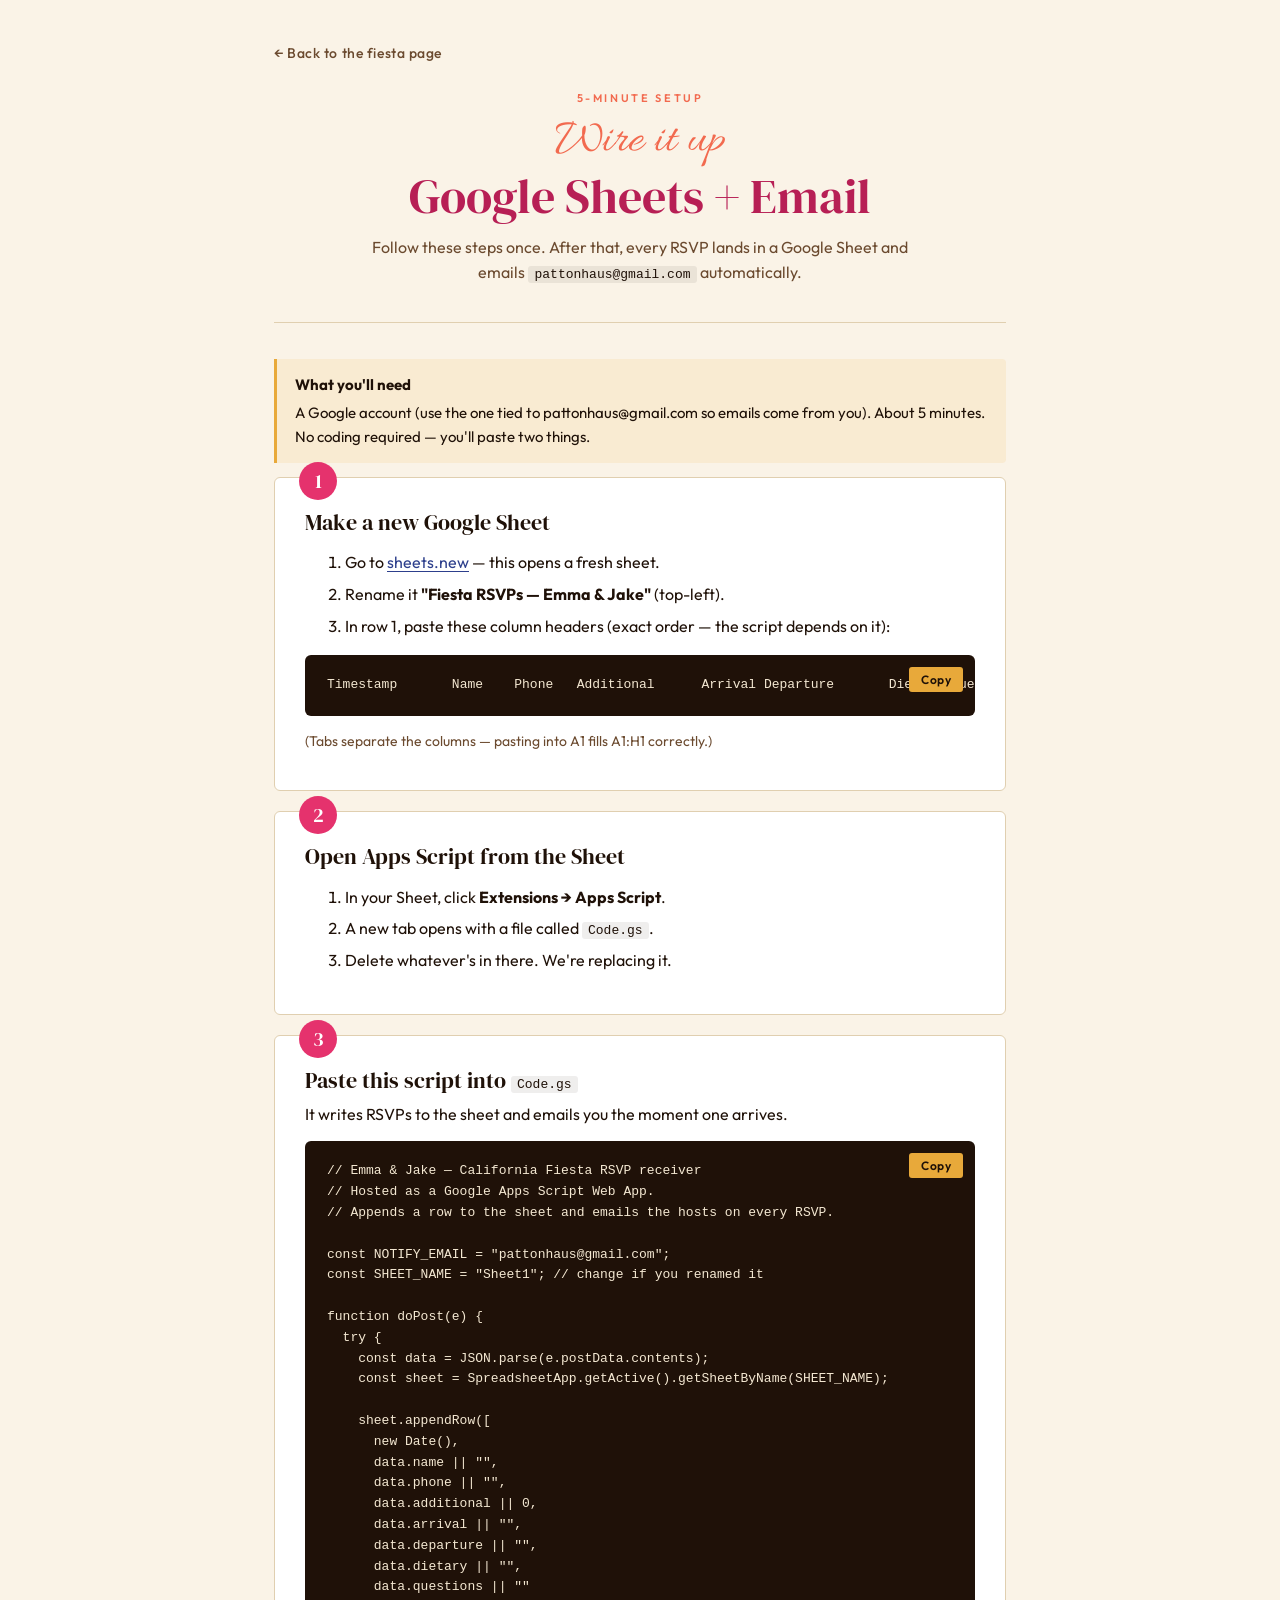
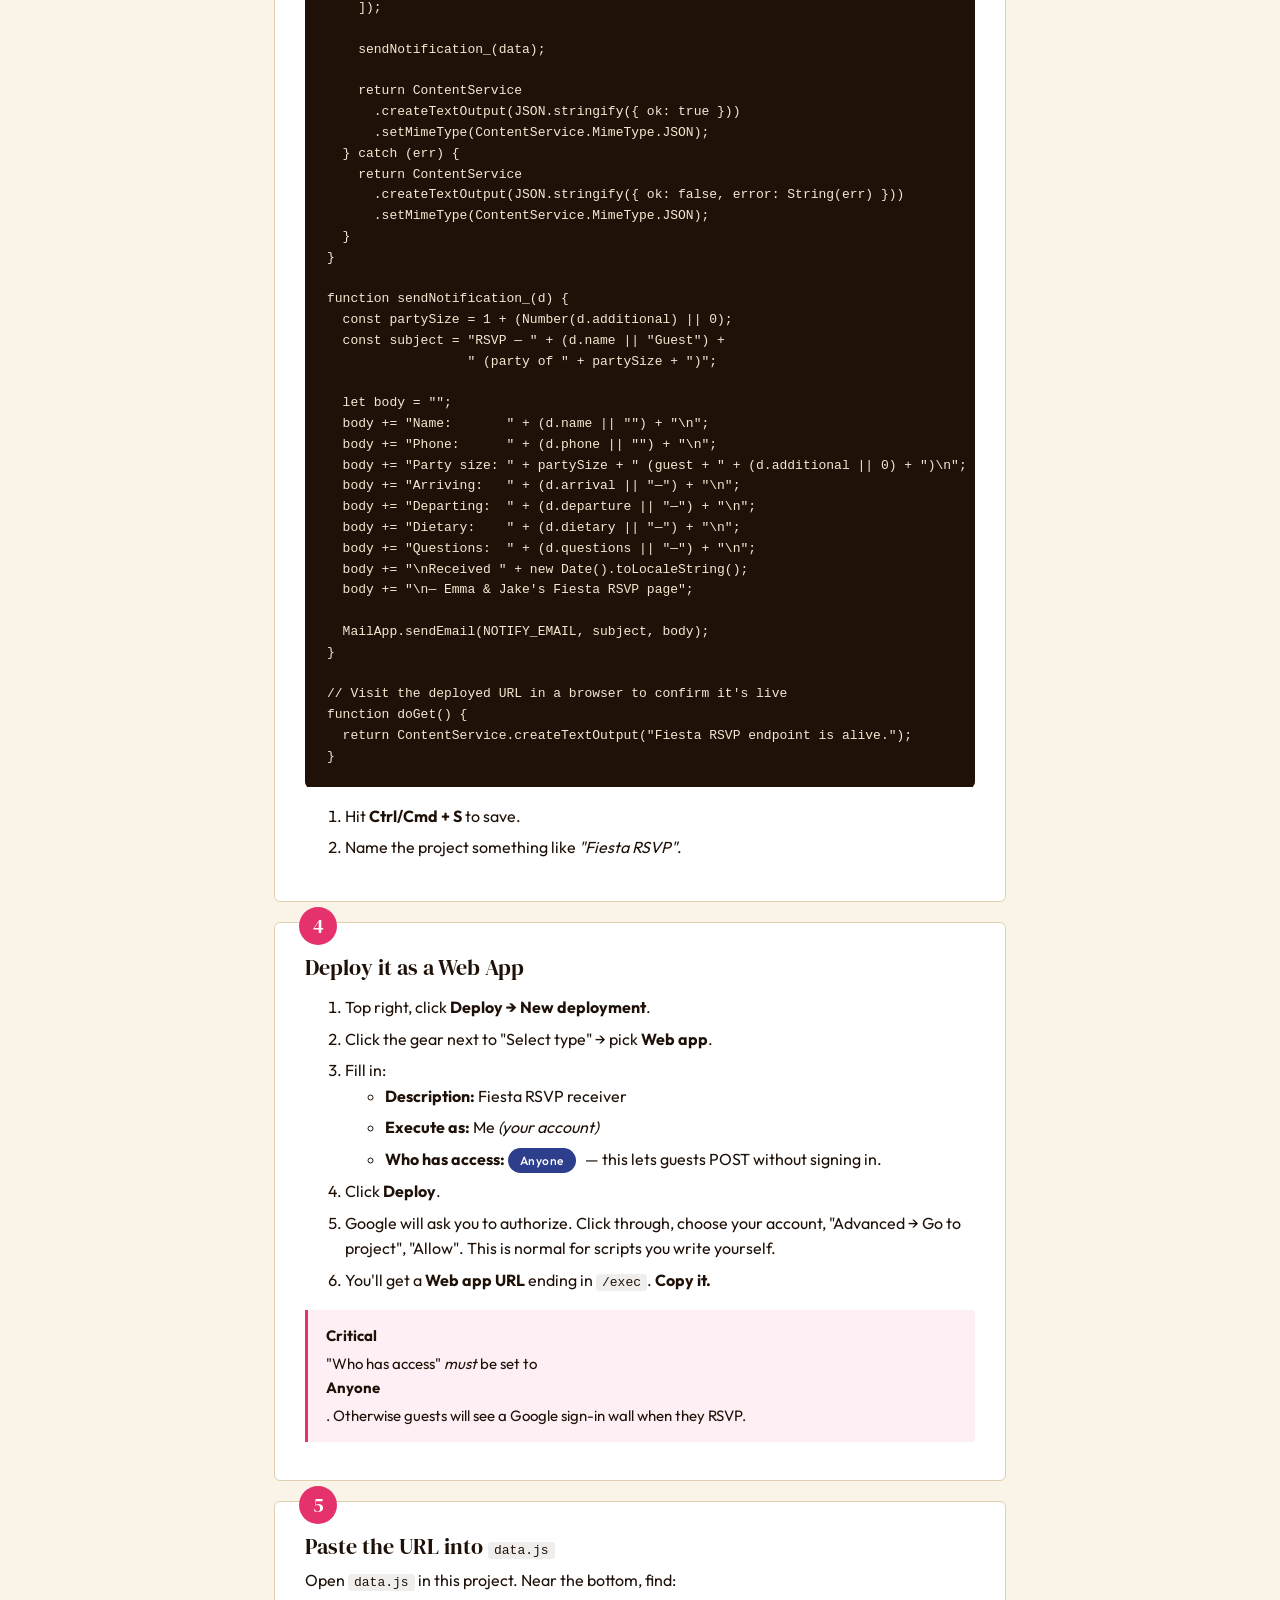
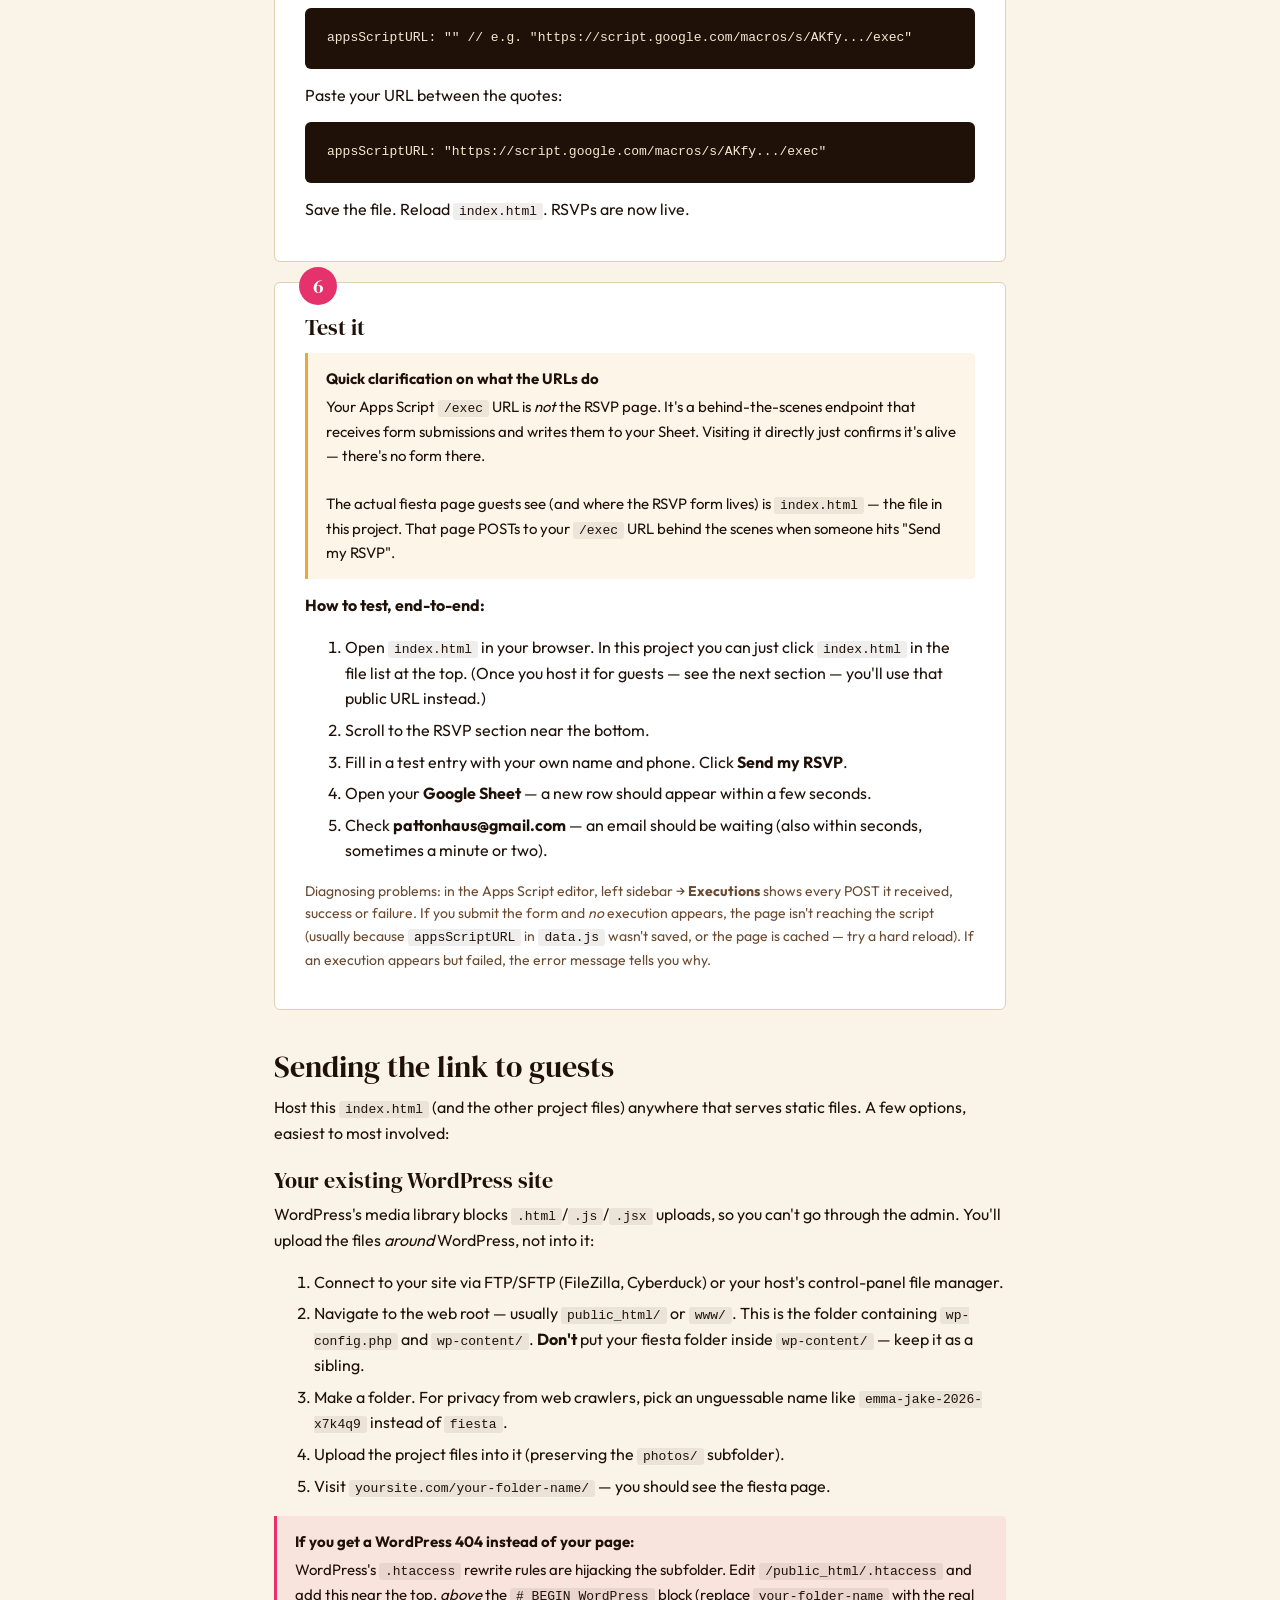
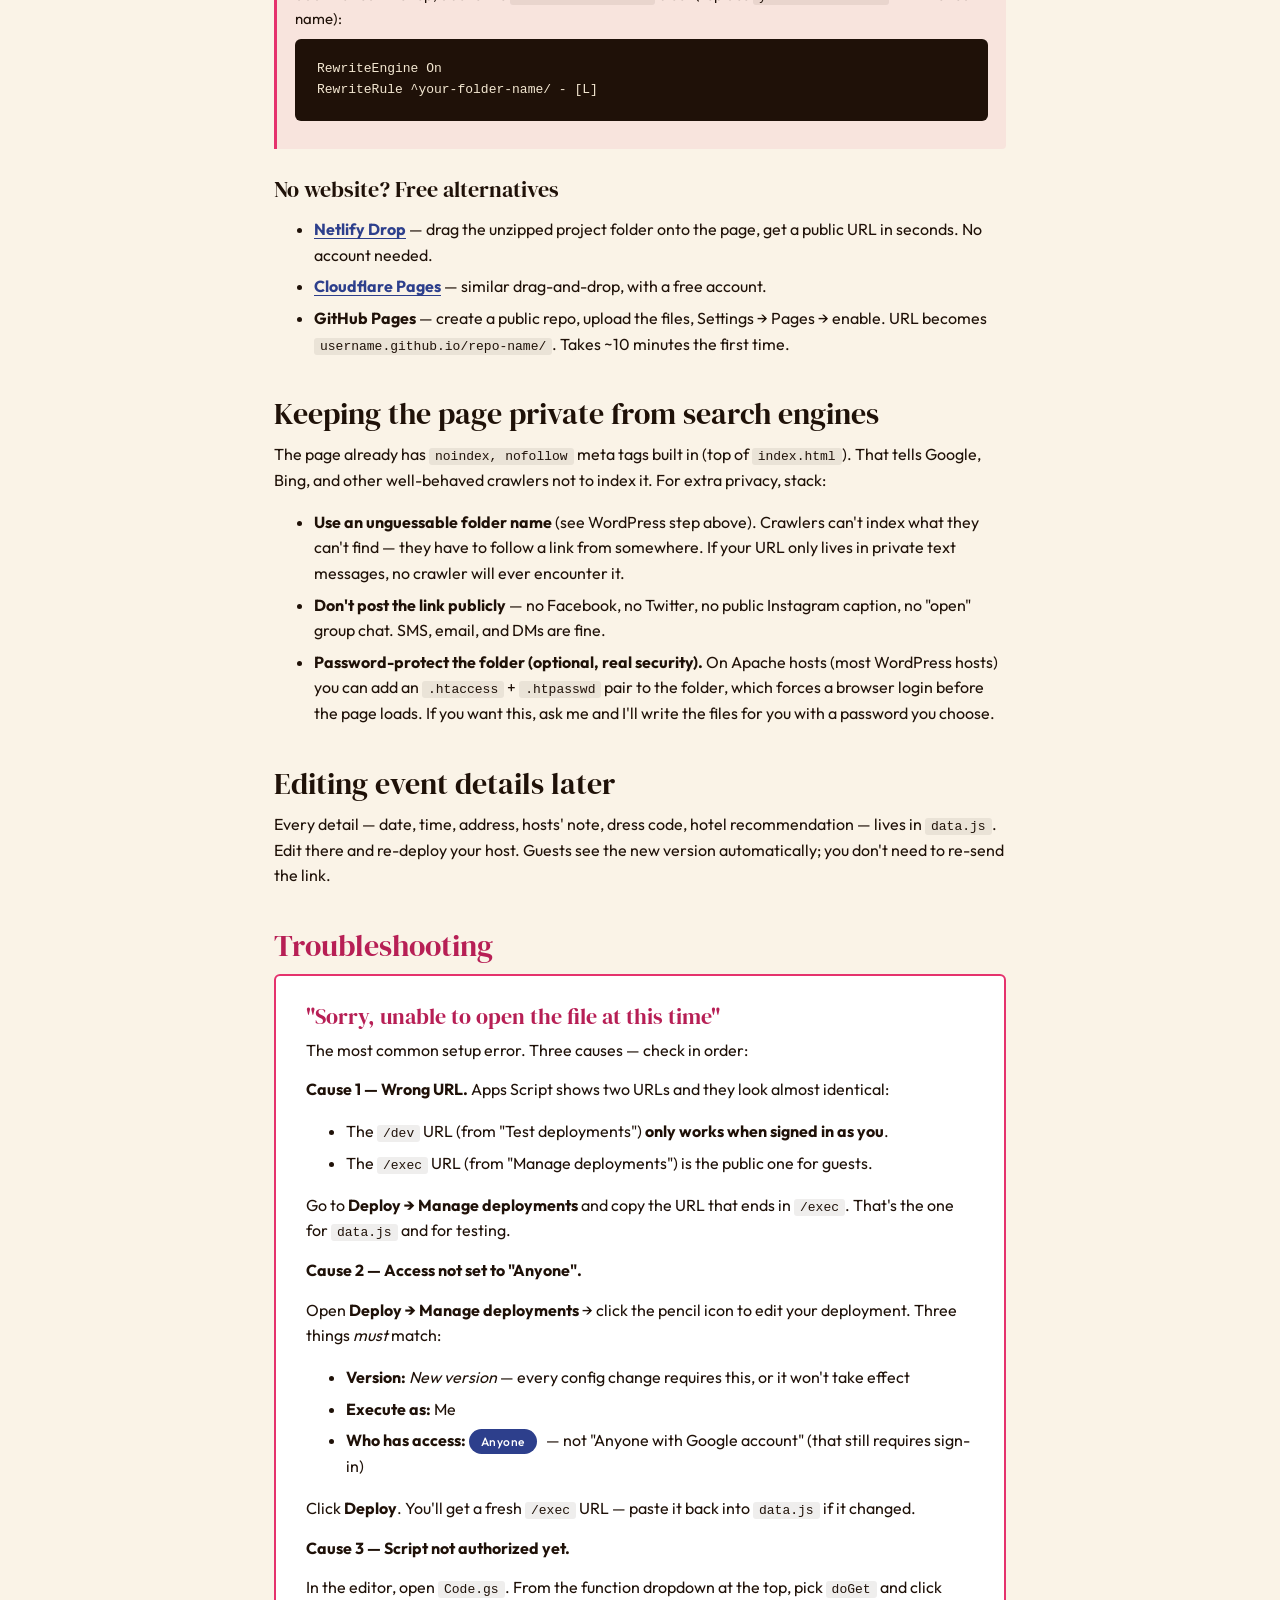
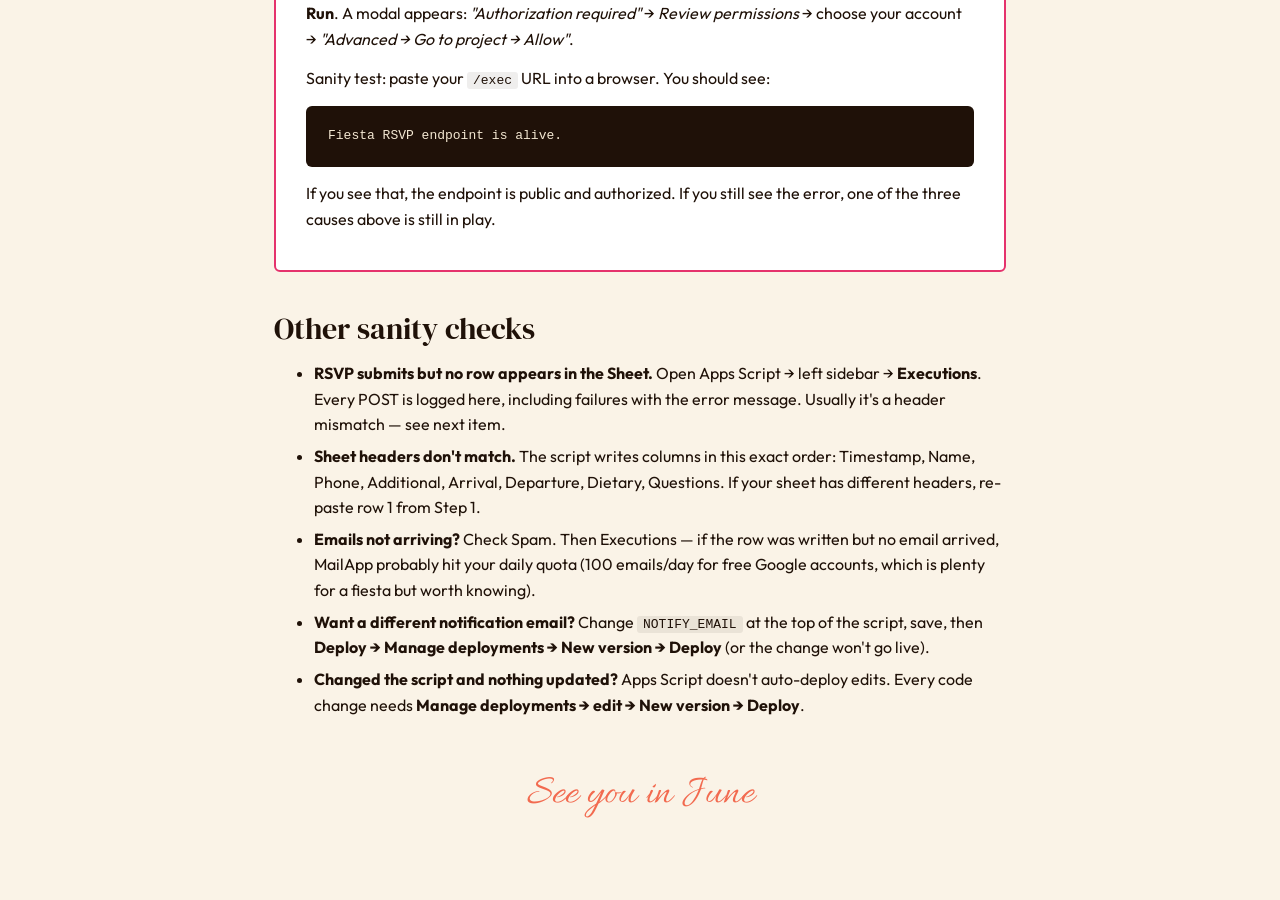
<file: Setup.html>
<!doctype html>
<html lang="en">
<head>
  <meta charset="utf-8" />
  <meta name="viewport" content="width=device-width, initial-scale=1" />
  <title>Wire it up — Google Sheets + Email · Emma & Jake's Fiesta</title>
  <link rel="preconnect" href="https://fonts.googleapis.com" />
  <link rel="preconnect" href="https://fonts.gstatic.com" crossorigin />
  <link href="https://fonts.googleapis.com/css2?family=DM+Serif+Display&family=Allura&family=Outfit:wght@400;500;600;700&display=swap" rel="stylesheet" />
  <style>
    :root {
      --cream: #FAF3E7;
      --ink: #1F1108;
      --ink-soft: #6B4A2F;
      --ink-muted: #9A7F60;
      --rule: #E0CFB0;
      --pink: #E5326D;
      --pink-deep: #B71F55;
      --coral: #F26A4F;
      --marigold: #E8A93A;
      --indigo: #2D3F8C;
    }
    * { box-sizing: border-box; }
    body {
      margin: 0;
      font-family: "Outfit", -apple-system, sans-serif;
      color: var(--ink);
      background: var(--cream);
      line-height: 1.6;
      font-size: 16px;
    }
    .container { max-width: 780px; margin: 0 auto; padding: 40px 24px 80px; }
    h1, h2, h3 { font-family: "DM Serif Display", Georgia, serif; font-weight: 400; line-height: 1.1; margin: 0; color: var(--ink); }
    h1 { font-size: 48px; margin: 0 0 8px; color: var(--pink-deep); }
    h2 { font-size: 30px; margin: 40px 0 12px; }
    h3 { font-size: 22px; margin: 22px 0 6px; }
    .script {
      font-family: "Allura", cursive;
      font-size: 48px;
      color: var(--coral);
      line-height: 1;
    }
    .eyebrow {
      font-family: "Outfit", sans-serif;
      font-weight: 600;
      letter-spacing: 0.24em;
      text-transform: uppercase;
      font-size: 11px;
      color: var(--coral);
      margin-bottom: 10px;
    }
    p { margin: 10px 0 14px; }
    a { color: var(--indigo); text-underline-offset: 3px; }
    a:hover { color: var(--pink-deep); }
    code {
      font-family: "JetBrains Mono", ui-monospace, Menlo, monospace;
      font-size: 13px;
      background: rgba(31,17,8,0.07);
      padding: 1px 6px;
      border-radius: 3px;
      color: var(--ink);
    }
    pre {
      background: var(--ink);
      color: #F4E8D2;
      padding: 20px 22px;
      border-radius: 6px;
      overflow-x: auto;
      font-size: 13px;
      line-height: 1.6;
      margin: 14px 0;
    }
    pre code { background: none; color: inherit; padding: 0; font-size: inherit; }
    .step {
      background: #fff;
      border: 1px solid var(--rule);
      border-radius: 6px;
      padding: 28px 30px 24px;
      margin-bottom: 20px;
      position: relative;
    }
    .step-number {
      position: absolute;
      top: -16px;
      left: 24px;
      background: var(--pink);
      color: #fff;
      width: 38px; height: 38px;
      border-radius: 50%;
      display: flex; align-items: center; justify-content: center;
      font-family: "DM Serif Display", serif;
      font-size: 20px;
    }
    .step h3 { margin-top: 4px; }
    .callout {
      background: rgba(232, 169, 58, 0.12);
      border-left: 3px solid var(--marigold);
      padding: 14px 18px;
      border-radius: 0 4px 4px 0;
      margin: 14px 0;
      font-size: 15px;
    }
    .callout.warn { background: rgba(229, 50, 109, 0.08); border-left-color: var(--pink); }
    .callout strong { display: block; margin-bottom: 4px; }
    button.copy {
      position: absolute;
      top: 12px;
      right: 12px;
      background: var(--marigold);
      border: none;
      color: var(--ink);
      padding: 5px 12px;
      font-size: 12px;
      font-weight: 600;
      border-radius: 3px;
      cursor: pointer;
      font-family: "Outfit", sans-serif;
      letter-spacing: 0.04em;
    }
    button.copy:hover { background: var(--coral); color: #fff; }
    .codeblock { position: relative; }
    .pill {
      display: inline-block;
      background: var(--indigo);
      color: #fff;
      padding: 3px 12px;
      border-radius: 99px;
      font-size: 12px;
      font-weight: 500;
      letter-spacing: 0.04em;
      margin-right: 6px;
    }
    ol li, ul li { margin-bottom: 6px; }
    .header-bar {
      text-align: center;
      padding: 8px 0 36px;
      border-bottom: 1px solid var(--rule);
      margin-bottom: 36px;
    }
    .back-link {
      display: inline-block;
      margin-bottom: 18px;
      text-decoration: none;
      font-weight: 500;
      color: var(--ink-soft);
      letter-spacing: 0.04em;
      font-size: 14px;
    }
    .back-link:hover { color: var(--pink-deep); }
  </style>
</head>
<body>
  <div class="container">

    <a href="index.html" class="back-link">← Back to the fiesta page</a>

    <div class="header-bar">
      <div class="eyebrow">5-minute setup</div>
      <div class="script">Wire it up</div>
      <h1 style="margin-top: 4px;">Google Sheets + Email</h1>
      <p style="color: var(--ink-soft); max-width: 540px; margin: 12px auto 0;">
        Follow these steps once. After that, every RSVP lands in a Google Sheet
        and emails <code>pattonhaus@gmail.com</code> automatically.
      </p>
    </div>

    <div class="callout">
      <strong>What you'll need</strong>
      A Google account (use the one tied to pattonhaus@gmail.com so emails come from you).
      About 5 minutes. No coding required — you'll paste two things.
    </div>

    <!-- STEP 1 -->
    <div class="step">
      <div class="step-number">1</div>
      <h3>Make a new Google Sheet</h3>
      <ol>
        <li>Go to <a href="https://sheets.new" target="_blank" rel="noreferrer">sheets.new</a> — this opens a fresh sheet.</li>
        <li>Rename it <strong>"Fiesta RSVPs — Emma &amp; Jake"</strong> (top-left).</li>
        <li>In row 1, paste these column headers (exact order — the script depends on it):</li>
      </ol>
      <div class="codeblock">
        <pre id="headers">Timestamp	Name	Phone	Additional	Arrival	Departure	Dietary	Questions</pre>
        <button class="copy" data-target="headers">Copy</button>
      </div>
      <p style="font-size:14px; color: var(--ink-soft);">
        (Tabs separate the columns — pasting into A1 fills A1:H1 correctly.)
      </p>
    </div>

    <!-- STEP 2 -->
    <div class="step">
      <div class="step-number">2</div>
      <h3>Open Apps Script from the Sheet</h3>
      <ol>
        <li>In your Sheet, click <strong>Extensions → Apps Script</strong>.</li>
        <li>A new tab opens with a file called <code>Code.gs</code>.</li>
        <li>Delete whatever's in there. We're replacing it.</li>
      </ol>
    </div>

    <!-- STEP 3 -->
    <div class="step">
      <div class="step-number">3</div>
      <h3>Paste this script into <code>Code.gs</code></h3>
      <p>It writes RSVPs to the sheet and emails you the moment one arrives.</p>
      <div class="codeblock">
        <pre id="script">// Emma & Jake — California Fiesta RSVP receiver
// Hosted as a Google Apps Script Web App.
// Appends a row to the sheet and emails the hosts on every RSVP.

const NOTIFY_EMAIL = "pattonhaus@gmail.com";
const SHEET_NAME = "Sheet1"; // change if you renamed it

function doPost(e) {
  try {
    const data = JSON.parse(e.postData.contents);
    const sheet = SpreadsheetApp.getActive().getSheetByName(SHEET_NAME);

    sheet.appendRow([
      new Date(),
      data.name || "",
      data.phone || "",
      data.additional || 0,
      data.arrival || "",
      data.departure || "",
      data.dietary || "",
      data.questions || ""
    ]);

    sendNotification_(data);

    return ContentService
      .createTextOutput(JSON.stringify({ ok: true }))
      .setMimeType(ContentService.MimeType.JSON);
  } catch (err) {
    return ContentService
      .createTextOutput(JSON.stringify({ ok: false, error: String(err) }))
      .setMimeType(ContentService.MimeType.JSON);
  }
}

function sendNotification_(d) {
  const partySize = 1 + (Number(d.additional) || 0);
  const subject = "RSVP — " + (d.name || "Guest") +
                  " (party of " + partySize + ")";

  let body = "";
  body += "Name:       " + (d.name || "") + "\n";
  body += "Phone:      " + (d.phone || "") + "\n";
  body += "Party size: " + partySize + " (guest + " + (d.additional || 0) + ")\n";
  body += "Arriving:   " + (d.arrival || "—") + "\n";
  body += "Departing:  " + (d.departure || "—") + "\n";
  body += "Dietary:    " + (d.dietary || "—") + "\n";
  body += "Questions:  " + (d.questions || "—") + "\n";
  body += "\nReceived " + new Date().toLocaleString();
  body += "\n— Emma & Jake's Fiesta RSVP page";

  MailApp.sendEmail(NOTIFY_EMAIL, subject, body);
}

// Visit the deployed URL in a browser to confirm it's live
function doGet() {
  return ContentService.createTextOutput("Fiesta RSVP endpoint is alive.");
}</pre>
        <button class="copy" data-target="script">Copy</button>
      </div>
      <ol>
        <li>Hit <strong>Ctrl/Cmd + S</strong> to save.</li>
        <li>Name the project something like <em>"Fiesta RSVP"</em>.</li>
      </ol>
    </div>

    <!-- STEP 4 -->
    <div class="step">
      <div class="step-number">4</div>
      <h3>Deploy it as a Web App</h3>
      <ol>
        <li>Top right, click <strong>Deploy → New deployment</strong>.</li>
        <li>Click the gear next to "Select type" → pick <strong>Web app</strong>.</li>
        <li>Fill in:
          <ul>
            <li><strong>Description:</strong> Fiesta RSVP receiver</li>
            <li><strong>Execute as:</strong> Me <em>(your account)</em></li>
            <li><strong>Who has access:</strong> <span class="pill">Anyone</span> — this lets guests POST without signing in.</li>
          </ul>
        </li>
        <li>Click <strong>Deploy</strong>.</li>
        <li>Google will ask you to authorize. Click through, choose your account, "Advanced → Go to project", "Allow". This is normal for scripts you write yourself.</li>
        <li>You'll get a <strong>Web app URL</strong> ending in <code>/exec</code>. <strong>Copy it.</strong></li>
      </ol>

      <div class="callout warn">
        <strong>Critical</strong>
        "Who has access" <em>must</em> be set to <strong>Anyone</strong>.
        Otherwise guests will see a Google sign-in wall when they RSVP.
      </div>
    </div>

    <!-- STEP 5 -->
    <div class="step">
      <div class="step-number">5</div>
      <h3>Paste the URL into <code>data.js</code></h3>
      <p>Open <code>data.js</code> in this project. Near the bottom, find:</p>
      <pre>appsScriptURL: "" // e.g. "https://script.google.com/macros/s/AKfy.../exec"</pre>
      <p>Paste your URL between the quotes:</p>
      <pre>appsScriptURL: "https://script.google.com/macros/s/AKfy.../exec"</pre>
      <p>Save the file. Reload <code>index.html</code>. RSVPs are now live.</p>
    </div>

    <!-- STEP 6 -->
    <div class="step">
      <div class="step-number">6</div>
      <h3>Test it</h3>
      <div class="callout">
        <strong>Quick clarification on what the URLs do</strong>
        Your Apps Script <code>/exec</code> URL is <em>not</em> the RSVP page.
        It's a behind-the-scenes endpoint that receives form submissions and
        writes them to your Sheet. Visiting it directly just confirms it's
        alive — there's no form there.
        <br><br>
        The actual fiesta page guests see (and where the RSVP form lives) is
        <code>index.html</code> — the file in this project. That page POSTs to your
        <code>/exec</code> URL behind the scenes when someone hits "Send my RSVP".
      </div>
      <p><strong>How to test, end-to-end:</strong></p>
      <ol>
        <li>
          Open <code>index.html</code> in your browser. In this project you can just
          click <code>index.html</code> in the file list at the top.
          (Once you host it for guests — see the next section — you'll use that
          public URL instead.)
        </li>
        <li>Scroll to the RSVP section near the bottom.</li>
        <li>Fill in a test entry with your own name and phone. Click <strong>Send my RSVP</strong>.</li>
        <li>Open your <strong>Google Sheet</strong> — a new row should appear within a few seconds.</li>
        <li>Check <strong>pattonhaus@gmail.com</strong> — an email should be waiting (also within seconds, sometimes a minute or two).</li>
      </ol>
      <p style="font-size:14px; color: var(--ink-soft); margin-top: 14px;">
        Diagnosing problems: in the Apps Script editor, left sidebar →
        <strong>Executions</strong> shows every POST it received, success or
        failure. If you submit the form and <em>no</em> execution appears,
        the page isn't reaching the script (usually because
        <code>appsScriptURL</code> in <code>data.js</code> wasn't saved, or
        the page is cached — try a hard reload). If an execution appears but
        failed, the error message tells you why.
      </p>
    </div>

    <h2>Sending the link to guests</h2>
    <p>
      Host this <code>index.html</code> (and the other project files) anywhere
      that serves static files. A few options, easiest to most involved:
    </p>

    <h3 style="margin-top: 22px;">Your existing WordPress site</h3>
    <p>
      WordPress's media library blocks <code>.html</code>/<code>.js</code>/<code>.jsx</code>
      uploads, so you can't go through the admin. You'll upload the files
      <em>around</em> WordPress, not into it:
    </p>
    <ol>
      <li>Connect to your site via FTP/SFTP (FileZilla, Cyberduck) or your host's control-panel file manager.</li>
      <li>
        Navigate to the web root — usually <code>public_html/</code> or <code>www/</code>.
        This is the folder containing <code>wp-config.php</code> and <code>wp-content/</code>.
        <strong>Don't</strong> put your fiesta folder inside <code>wp-content/</code> —
        keep it as a sibling.
      </li>
      <li>
        Make a folder. For privacy from web crawlers, pick an unguessable name
        like <code>emma-jake-2026-x7k4q9</code> instead of <code>fiesta</code>.
      </li>
      <li>Upload the project files into it (preserving the <code>photos/</code> subfolder).</li>
      <li>
        Visit <code>yoursite.com/your-folder-name/</code> — you should see the fiesta page.
      </li>
    </ol>
    <div class="callout warn">
      <strong>If you get a WordPress 404 instead of your page:</strong>
      WordPress's <code>.htaccess</code> rewrite rules are hijacking the subfolder.
      Edit <code>/public_html/.htaccess</code> and add this near the top, <em>above</em>
      the <code># BEGIN WordPress</code> block (replace <code>your-folder-name</code> with the real name):
      <pre style="margin-top: 8px;">RewriteEngine On
RewriteRule ^your-folder-name/ - [L]</pre>
    </div>

    <h3 style="margin-top: 28px;">No website? Free alternatives</h3>
    <ul>
      <li>
        <strong><a href="https://app.netlify.com/drop" target="_blank" rel="noreferrer">Netlify Drop</a></strong> —
        drag the unzipped project folder onto the page, get a public URL in seconds. No account needed.
      </li>
      <li>
        <strong><a href="https://pages.cloudflare.com/" target="_blank" rel="noreferrer">Cloudflare Pages</a></strong> —
        similar drag-and-drop, with a free account.
      </li>
      <li>
        <strong>GitHub Pages</strong> — create a public repo, upload the files,
        Settings → Pages → enable. URL becomes <code>username.github.io/repo-name/</code>.
        Takes ~10 minutes the first time.
      </li>
    </ul>

    <h2 id="privacy">Keeping the page private from search engines</h2>
    <p>
      The page already has <code>noindex, nofollow</code> meta tags built in
      (top of <code>index.html</code>). That tells Google, Bing, and other
      well-behaved crawlers not to index it. For extra privacy, stack:
    </p>
    <ul>
      <li>
        <strong>Use an unguessable folder name</strong> (see WordPress step above).
        Crawlers can't index what they can't find — they have to follow a link
        from somewhere. If your URL only lives in private text messages, no
        crawler will ever encounter it.
      </li>
      <li>
        <strong>Don't post the link publicly</strong> — no Facebook, no Twitter,
        no public Instagram caption, no "open" group chat. SMS, email, and
        DMs are fine.
      </li>
      <li>
        <strong>Password-protect the folder (optional, real security).</strong>
        On Apache hosts (most WordPress hosts) you can add an
        <code>.htaccess</code> + <code>.htpasswd</code> pair to the folder, which
        forces a browser login before the page loads. If you want this, ask me
        and I'll write the files for you with a password you choose.
      </li>
    </ul>

    <h2>Editing event details later</h2>
    <p>
      Every detail — date, time, address, hosts' note, dress code, hotel
      recommendation — lives in <code>data.js</code>. Edit there and re-deploy
      your host. Guests see the new version automatically; you don't need to
      re-send the link.
    </p>

    <h2 id="troubleshooting" style="color: var(--pink-deep);">Troubleshooting</h2>

    <div class="step" style="border-color: var(--pink); border-width: 2px;">
      <h3 style="color: var(--pink-deep); margin-top: 0;">"Sorry, unable to open the file at this time"</h3>
      <p>The most common setup error. Three causes — check in order:</p>

      <p><strong>Cause 1 — Wrong URL.</strong> Apps Script shows two URLs and they look almost identical:</p>
      <ul>
        <li>The <code>/dev</code> URL (from "Test deployments") <strong>only works when signed in as you</strong>.</li>
        <li>The <code>/exec</code> URL (from "Manage deployments") is the public one for guests.</li>
      </ul>
      <p>
        Go to <strong>Deploy → Manage deployments</strong> and copy the URL that ends in
        <code>/exec</code>. That's the one for <code>data.js</code> and for testing.
      </p>

      <p><strong>Cause 2 — Access not set to "Anyone".</strong></p>
      <p>
        Open <strong>Deploy → Manage deployments</strong> → click the pencil icon to edit
        your deployment. Three things <em>must</em> match:
      </p>
      <ul>
        <li><strong>Version:</strong> <em>New version</em> — every config change requires this, or it won't take effect</li>
        <li><strong>Execute as:</strong> Me</li>
        <li><strong>Who has access:</strong> <span class="pill">Anyone</span> — not "Anyone with Google account" (that still requires sign-in)</li>
      </ul>
      <p>Click <strong>Deploy</strong>. You'll get a fresh <code>/exec</code> URL — paste it back into <code>data.js</code> if it changed.</p>

      <p><strong>Cause 3 — Script not authorized yet.</strong></p>
      <p>
        In the editor, open <code>Code.gs</code>. From the function dropdown at the top, pick
        <code>doGet</code> and click <strong>Run</strong>. A modal appears:
        <em>"Authorization required"</em> → <em>Review permissions</em> → choose your account →
        <em>"Advanced → Go to project → Allow"</em>.
      </p>
      <p>Sanity test: paste your <code>/exec</code> URL into a browser. You should see:</p>
      <pre>Fiesta RSVP endpoint is alive.</pre>
      <p>If you see that, the endpoint is public and authorized. If you still see the error, one of the three causes above is still in play.</p>
    </div>

    <h2>Other sanity checks</h2>
    <ul>
      <li><strong>RSVP submits but no row appears in the Sheet.</strong> Open Apps Script → left sidebar → <strong>Executions</strong>. Every POST is logged here, including failures with the error message. Usually it's a header mismatch — see next item.</li>
      <li><strong>Sheet headers don't match.</strong> The script writes columns in this exact order: Timestamp, Name, Phone, Additional, Arrival, Departure, Dietary, Questions. If your sheet has different headers, re-paste row 1 from Step 1.</li>
      <li><strong>Emails not arriving?</strong> Check Spam. Then Executions — if the row was written but no email arrived, MailApp probably hit your daily quota (100 emails/day for free Google accounts, which is plenty for a fiesta but worth knowing).</li>
      <li><strong>Want a different notification email?</strong> Change <code>NOTIFY_EMAIL</code> at the top of the script, save, then <strong>Deploy → Manage deployments → New version → Deploy</strong> (or the change won't go live).</li>
      <li><strong>Changed the script and nothing updated?</strong> Apps Script doesn't auto-deploy edits. Every code change needs <strong>Manage deployments → edit → New version → Deploy</strong>.</li>
    </ul>

    <p style="text-align: center; margin-top: 56px;">
      <span class="script" style="font-size: 42px;">See you in June</span>
    </p>
  </div>

  <script>
    document.querySelectorAll(".copy").forEach(btn => {
      btn.addEventListener("click", () => {
        const target = document.getElementById(btn.dataset.target);
        navigator.clipboard.writeText(target.textContent).then(() => {
          const orig = btn.textContent;
          btn.textContent = "Copied";
          setTimeout(() => btn.textContent = orig, 1500);
        });
      });
    });
  </script>
</body>
</html>
</file>
